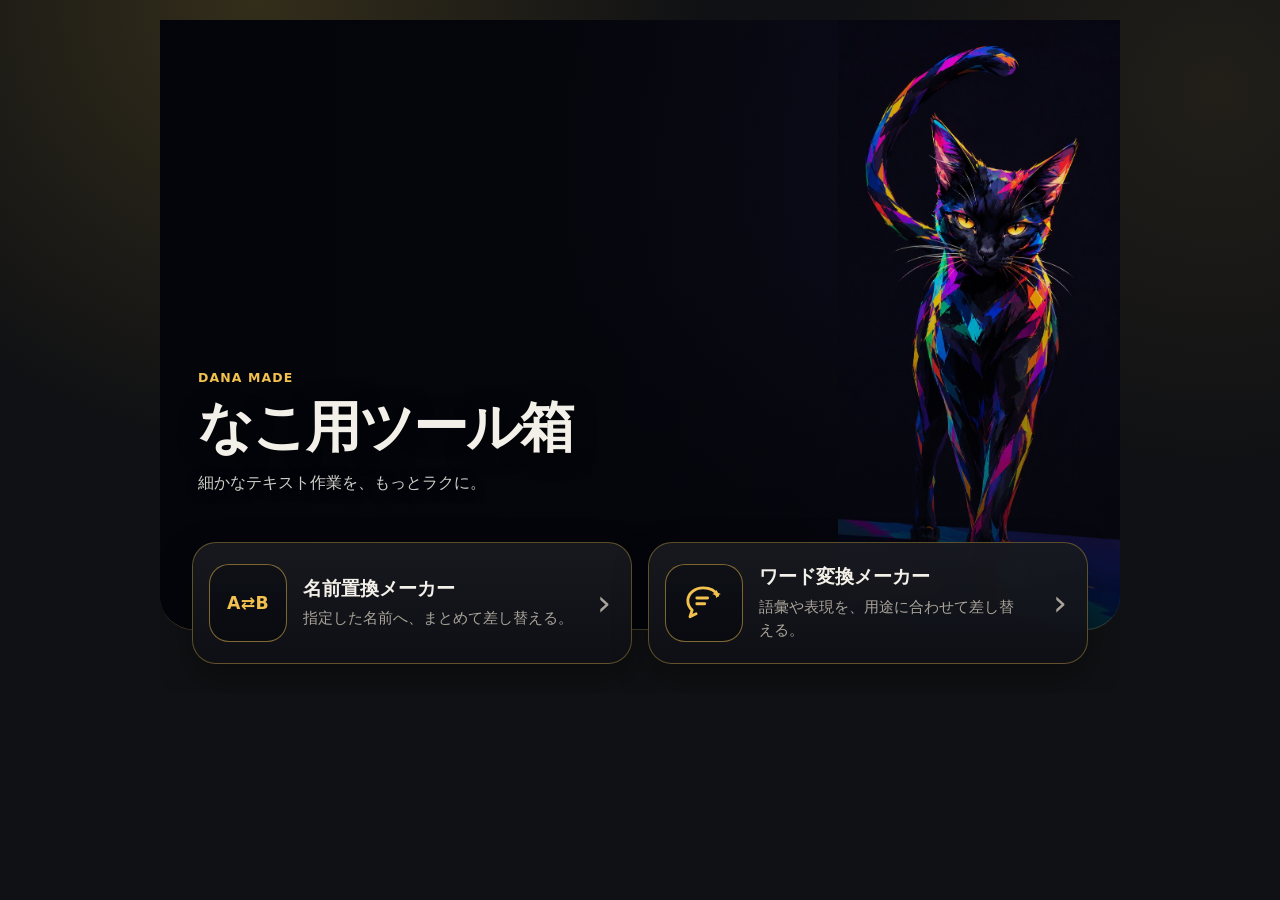
<file: index.html>
<!doctype html>
<html lang="ja" data-theme="black-gold">
<head>
  <meta charset="utf-8">
  <meta name="viewport" content="width=device-width, initial-scale=1, viewport-fit=cover">
  <meta name="theme-color" content="#101114">
  <meta name="description" content="ダナがなこのために作った小道具をまとめた個人用ツール箱。">
  <link rel="manifest" href="manifest.json">
  <link rel="icon" href="icons/icon-192.png">
  <link rel="apple-touch-icon" href="icons/icon-192.png">
  <link rel="stylesheet" href="assets/css/app.css">
  <title>なこ用ツール箱</title>
</head>
<body>
  <div class="app">
<section class="dashboard-view" id="view-dashboard">
  <div class="dashboard-hero-shell">
    <div class="dashboard-art" aria-hidden="true"></div>
    <div class="dashboard-overlay" aria-hidden="true"></div>

    <header class="dashboard-copy">
      <p class="section-label">DANA MADE</p>
      <h1>なこ用ツール箱</h1>
      <p class="lead">細かなテキスト作業を、もっとラクに。</p>
    </header>
  </div>

  <main class="dashboard-tools">
    <a class="tool-card hero-tool-card" href="name-replacer.html">
      <div class="tool-card-icon tool-card-icon--name" aria-hidden="true">A⇄B</div>
      <div class="tool-card-copy">
        <h2>名前置換メーカー</h2>
        <p>指定した名前へ、まとめて差し替える。</p>
      </div>
      <span class="tool-card-arrow" aria-hidden="true">›</span>
    </a>

    <a class="tool-card hero-tool-card" href="word-replacer.html">
      <div class="tool-card-icon tool-card-icon--word" aria-hidden="true">
        <svg viewBox="0 0 64 64" fill="none" xmlns="http://www.w3.org/2000/svg" aria-hidden="true" focusable="false">
          <path d="M21 47L12.5 51L15.5 42C11.8 38.8 9.5 34.1 9.5 29C9.5 18.8 18.9 11 31 11C40 11 47.8 15.3 51 21.5" stroke="#f2c14e" stroke-width="4" stroke-linecap="round" stroke-linejoin="round"/>
          <path d="M22 25H37" stroke="#f2c14e" stroke-width="4" stroke-linecap="round"/>
          <path d="M22 33H33" stroke="#f2c14e" stroke-width="4" stroke-linecap="round"/>
          <path d="M49.5 13.5L51.3 17.8L55.5 19.5L51.3 21.3L49.5 25.5L47.8 21.3L43.5 19.5L47.8 17.8L49.5 13.5Z" fill="#f2c14e"/>
        </svg>
      </div>
      <div class="tool-card-copy">
        <h2>ワード変換メーカー</h2>
        <p>語彙や表現を、用途に合わせて差し替える。</p>
      </div>
      <span class="tool-card-arrow" aria-hidden="true">›</span>
    </a>
  </main>
</section>
  </div>
  <script type="module" src="assets/js/dashboard.js"></script>
</body>
</html>
</file>
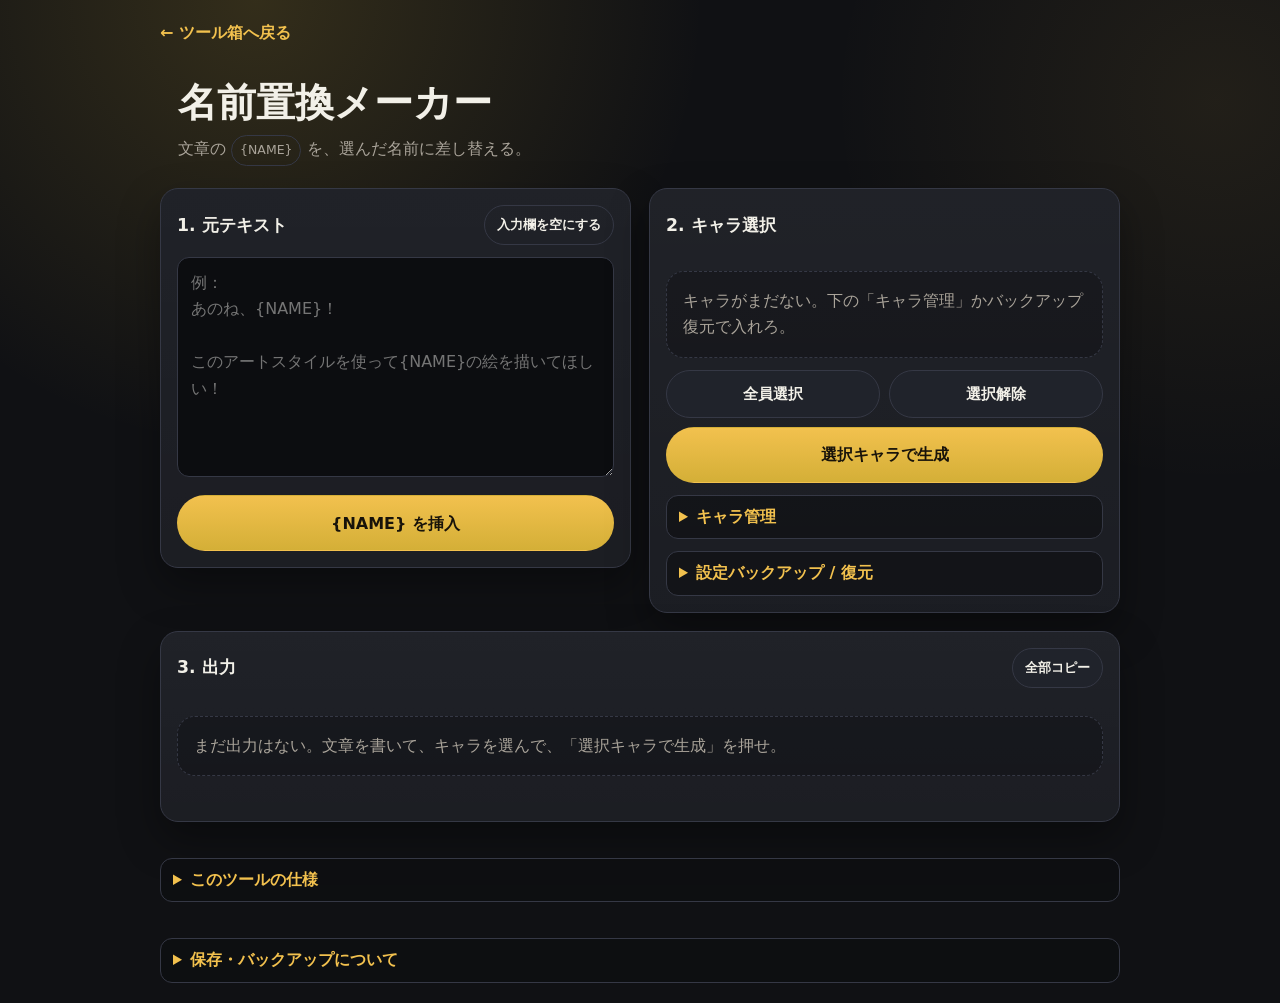
<file: name-replacer.html>
<!doctype html>
<html lang="ja" data-theme="black-gold">
<head>
  <meta charset="utf-8">
  <meta name="viewport" content="width=device-width, initial-scale=1, viewport-fit=cover">
  <meta name="theme-color" content="#101114">
  <meta name="description" content="文章内のNAMEタグを選んだ名前へまとめて差し替える。">
  <link rel="manifest" href="manifest.json">
  <link rel="icon" href="icons/icon-192.png">
  <link rel="apple-touch-icon" href="icons/icon-192.png">
  <link rel="stylesheet" href="assets/css/app.css">
  <title>名前置換メーカー｜なこ用ツール箱</title>
</head>
<body>
  <div class="app">
<section id="view-name">
  <a class="toolbox-back-link" href="index.html">← ツール箱へ戻る</a>
  <header><h1>名前置換メーカー</h1><p class="lead">文章の <span class="pill">{NAME}</span> を、選んだ名前に差し替える。</p></header>
  <main class="tool-layout">
    <section class="card"><div class="card-title"><h2>1. 元テキスト</h2><button type="button" class="btn-compact ghost" id="clearTemplate">入力欄を空にする</button></div><textarea id="template" spellcheck="false" placeholder="例：&#10;あのね、{NAME}！&#10;&#10;このアートスタイルを使って{NAME}の絵を描いてほしい！"></textarea><div class="template-actions single-action"><button type="button" class="primary btn-primary-action btn-full" id="insertName">{NAME} を挿入</button></div><div class="textarea-resize-row"><button type="button" class="ghost btn-standard btn-full" id="toggleTemplateSize" aria-expanded="false">入力欄を広げる</button></div></section>
    <section class="card">
      <div class="card-title"><h2>2. キャラ選択</h2></div>
      <div id="characterList" class="character-list"></div>
      <div id="emptyChars" class="empty">キャラがまだない。下の「キャラ管理」かバックアップ復元で入れろ。</div>
      <div class="actions">
        <button type="button" class="btn-standard" id="selectAll">全員選択</button>
        <button type="button" class="btn-standard" id="clearSelection">選択解除</button>
        <button type="button" class="primary wide btn-primary-action" id="generate">選択キャラで生成</button>
      </div>

      <details>
        <summary>キャラ管理</summary>
        <div class="character-manager">
          <div class="manager-section">
            <h3 class="manager-heading">キャラを追加</h3>
            <div class="editor-row">
              <input id="newLabel" placeholder="表示名 / {NAME} に入れる名前"/>
              <button type="button" class="btn-standard" id="addCharacter">追加</button>
            </div>
            <p class="hint">ここで追加した名前は、そのまま {NAME} に入る。</p>
          </div>

          <div class="manager-section danger-zone">
            <h3 class="manager-heading">登録済みキャラを削除</h3>
            <p class="hint">生成用のチェックとは別。ここで削除対象だけを選ぶ。</p>
            <div id="deleteCharacterList" class="delete-character-list"></div>
            <div id="emptyDeleteChars" class="empty">削除できるキャラがまだない。</div>
            <div class="delete-tools">
              <button type="button" class="btn-standard" id="selectAllForDelete">全員選択</button>
              <button type="button" class="btn-standard" id="clearDeleteSelection">選択解除</button>
            </div>
            <div id="deleteSelectionStatus" class="delete-status">削除対象は未選択。</div>
            <button type="button" class="danger delete-submit btn-danger-action btn-full" id="deleteSelectedCharacters" disabled>選択したキャラを削除</button>
          </div>
        </div>
      </details>

      <details>
        <summary>設定バックアップ / 復元</summary>
        <div class="backup-grid">
          <div class="backup-actions">
            <button type="button" class="btn-standard" id="exportSettings">バックアップを作る</button>
            <button type="button" class="primary btn-standard" id="copyExportSettings">バックアップをコピー</button>
          </div>
          <textarea id="exportBox" readonly placeholder="ここにバックアップ用テキストが出る"></textarea>
          <textarea id="importBox" placeholder="ここにバックアップ用テキストを貼って復元"></textarea>
          <button type="button" class="btn-standard btn-full" id="importSettings">貼った設定を復元</button>
        </div>
      </details>
    </section>
    <section class="card span-two"><div class="card-title"><h2>3. 出力</h2><button type="button" class="btn-compact" id="copyAll">全部コピー</button></div><div id="outputs" class="output-list"></div><div id="empty" class="empty">まだ出力はない。文章を書いて、キャラを選んで、「選択キャラで生成」を押せ。</div><div class="status" id="status"></div><div class="fallback" id="manualCopy"><p class="hint">自動コピーが弾かれた時用。下の欄を長押ししてコピー。</p><textarea id="manualCopyText" readonly></textarea></div></section>
    <details class="info-details span-two">
      <summary>このツールの仕様</summary>
      <div class="info-copy">
        <p><code>{NAME}</code> を、選んだキャラ名へ置き換える。</p>
        <p>複数キャラを選べば、同じ文章をキャラごとにまとめて作る。</p>
        <p>生成用の選択と、削除用の選択は別物だ。削除は「キャラ管理」の中でやれ。</p>
      </div>
    </details>
    <details class="info-details span-two">
      <summary>保存・バックアップについて</summary>
      <div class="info-copy">
        <p>入力文、キャラ一覧、選択状態は、この端末のブラウザ内へ自動保存する。</p>
        <p>スマホとPCでは勝手に同期しない。別端末へ移す時はバックアップを作って復元しろ。</p>
        <p>ブラウザのデータを消すと設定も消えることがある。大事な設定はバックアップを残せ。</p>
      </div>
    </details>
  </main>
</section>
  </div>
  <script type="module" src="assets/js/name-replacer.js?v=16"></script>
</body>
</html>
</file>
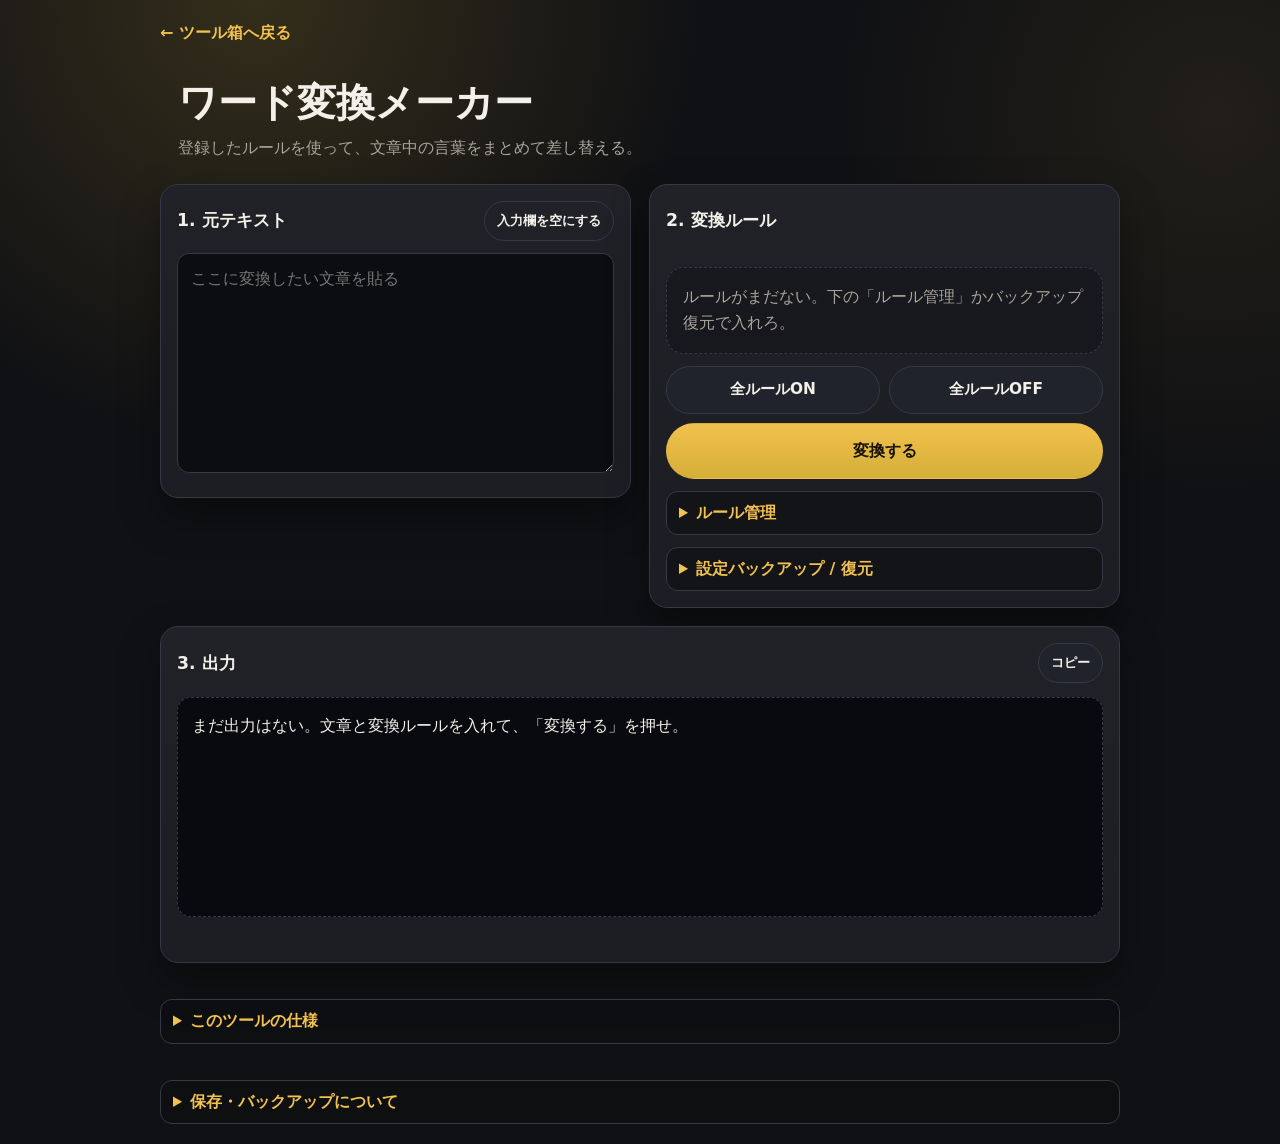
<file: word-replacer.html>
<!doctype html>
<html lang="ja" data-theme="black-gold">
<head>
  <meta charset="utf-8">
  <meta name="viewport" content="width=device-width, initial-scale=1, viewport-fit=cover">
  <meta name="theme-color" content="#101114">
  <meta name="description" content="登録したルールで文章中の言葉をまとめて差し替える。">
  <link rel="manifest" href="manifest.json">
  <link rel="icon" href="icons/icon-192.png">
  <link rel="apple-touch-icon" href="icons/icon-192.png">
  <link rel="stylesheet" href="assets/css/app.css">
  <title>ワード変換メーカー｜なこ用ツール箱</title>
</head>
<body>
  <div class="app">
<section id="view-word">
  <a class="toolbox-back-link" href="index.html">← ツール箱へ戻る</a>
  <header><h1>ワード変換メーカー</h1><p class="lead">登録したルールを使って、文章中の言葉をまとめて差し替える。</p></header>
  <main class="tool-layout">
    <section class="card"><div class="card-title"><h2>1. 元テキスト</h2><button type="button" class="btn-compact ghost" id="wordClearInput">入力欄を空にする</button></div><textarea id="wordSource" placeholder="ここに変換したい文章を貼る"></textarea><div class="textarea-resize-row"><button type="button" class="ghost btn-standard btn-full" id="toggleWordSourceSize" aria-expanded="false">入力欄を広げる</button></div></section>
    <section class="card">
  <div class="card-title"><h2>2. 変換ルール</h2></div>
  <div class="rules" id="wordRules"></div>
  <div id="wordEmptyRules" class="empty">ルールがまだない。下の「ルール管理」かバックアップ復元で入れろ。</div>

  <div class="actions">
    <button type="button" class="btn-standard" id="wordEnableAll">全ルールON</button>
    <button type="button" class="btn-standard" id="wordDisableAll">全ルールOFF</button>
    <button type="button" class="primary wide btn-primary-action" id="wordConvert">変換する</button>
  </div>

  <details>
    <summary>ルール管理</summary>
    <div class="character-manager">
      <div class="manager-section">
        <h3 class="manager-heading">ルールを追加</h3>
        <button type="button" class="btn-standard btn-full" id="wordAddRule">新しいルールを追加</button>
        <p class="hint">追加したルールは、上の一覧で変換前・変換後を入力する。</p>
      </div>
      <div class="manager-section danger-zone">
        <h3 class="manager-heading">登録済みルールを削除</h3>
        <p class="hint">上のON/OFFとは別。ここで削除対象だけを選ぶ。</p>
        <div id="deleteRuleList" class="delete-rule-list"></div>
        <div id="emptyDeleteRules" class="empty">削除できるルールがまだない。</div>
        <div class="delete-tools">
          <button type="button" class="btn-standard" id="selectAllRulesForDelete">全ルール選択</button>
          <button type="button" class="btn-standard" id="clearRuleDeleteSelection">選択解除</button>
        </div>
        <div id="deleteRuleSelectionStatus" class="delete-status">削除対象は未選択。</div>
        <button type="button" class="danger delete-submit btn-danger-action btn-full" id="deleteSelectedRules" disabled>選択したルールを削除</button>
      </div>
    </div>
  </details>

  <details>
    <summary>設定バックアップ / 復元</summary>
    <div class="backup-grid">
      <div class="backup-actions">
        <button type="button" class="btn-standard" id="wordExportSettings">バックアップを作る</button>
        <button type="button" class="primary btn-standard" id="wordCopyExportSettings">バックアップをコピー</button>
      </div>
      <textarea id="wordExportBox" readonly placeholder="ここにバックアップ用テキストが出る"></textarea>
      <textarea id="wordImportBox" placeholder="ここにバックアップ用テキストを貼って復元"></textarea>
      <button type="button" class="btn-standard btn-full" id="wordImportSettings">貼った設定を復元</button>
    </div>
  </details>
</section>
    <section class="card span-two"><div class="card-title"><h2>3. 出力</h2><button type="button" class="btn-compact" id="wordCopyOutput">コピー</button></div><div class="output empty" id="wordOutput">まだ出力はない。文章と変換ルールを入れて、「変換する」を押せ。</div><div id="wordCopyStatus" class="copy-status"></div><div class="fallback" id="wordFallback"><p class="hint">自動コピーが弾かれた時用。下の欄を長押ししてコピー。</p><textarea id="wordFallbackText" readonly></textarea></div></section>
    <details class="info-details span-two">
      <summary>このツールの仕様</summary>
      <div class="info-copy">
        <p>ONになっているルールだけを使って、文章を一括変換する。</p>
        <p>変換元が重なる時は、長い言葉を先に処理して巻き込みを減らす。</p>
        <p>ON/OFFの選択と、削除用の選択は別物だ。削除は「ルール管理」の中でやれ。</p>
      </div>
    </details>
    <details class="info-details span-two">
      <summary>保存・バックアップについて</summary>
      <div class="info-copy">
        <p>入力文、変換ルール、ON/OFF状態は、この端末のブラウザ内へ自動保存する。</p>
        <p>スマホとPCでは勝手に同期しない。別端末へ移す時はバックアップを作って復元しろ。</p>
        <p>ブラウザのデータを消すと設定も消えることがある。大事な設定はバックアップを残せ。</p>
      </div>
    </details>
  </main>
</section>
  </div>
  <script type="module" src="assets/js/word-replacer.js"></script>
</body>
</html>
</file>
<file: assets/css/app.css>
:root{--bg:#101114;--panel:#181a20;--panel2:#20232b;--field:#0c0d10;--text:#f2f0e8;--muted:#aaa49a;--line:#353845;--gold:#d4af37;--gold2:#f2c14e;--danger:#ff6b6b;--ok:#85d99f;--radius:18px;--shadow:0 18px 40px rgba(0,0,0,.35);font-family:system-ui,-apple-system,BlinkMacSystemFont,"Segoe UI",sans-serif}
*{box-sizing:border-box}html{scroll-behavior:auto}body{margin:0;min-height:100vh;background:radial-gradient(circle at 20% 0%,rgba(212,175,55,.18),transparent 28rem),radial-gradient(circle at 95% 10%,rgba(242,193,78,.08),transparent 24rem),var(--bg);color:var(--text);line-height:1.65;padding:20px}.app{width:min(960px,100%);margin:0 auto}.view[hidden]{display:none!important}.toolbox-back-link{display:inline-flex;align-items:center;gap:.35em;margin:0 0 10px;color:var(--gold2);text-decoration:none;font-weight:800}.toolbox-back-link:visited{color:var(--gold2)}header{margin:6px 0 18px;padding:18px 18px 4px}h1{font-size:clamp(1.65rem,5vw,2.45rem);line-height:1.15;margin:0 0 10px}.lead{color:var(--muted);margin:0;max-width:58rem}.section-label{color:var(--gold2);font-size:.8rem;font-weight:900;letter-spacing:.13em;text-transform:uppercase;margin:24px 2px 10px}.dashboard-hero{padding:28px 20px 16px}.dashboard-grid{display:grid;grid-template-columns:repeat(2,minmax(0,1fr));gap:14px}.tool-card{display:block;text-decoration:none;color:var(--text);background:linear-gradient(180deg,rgba(255,255,255,.045),rgba(255,255,255,.018)),var(--panel);border:1px solid var(--line);border-radius:var(--radius);padding:18px;box-shadow:var(--shadow);min-height:132px}.tool-card strong{display:block;color:var(--gold2);font-size:1.12rem;margin-bottom:8px}.tool-card span{display:block;color:var(--muted)}
.card{background:linear-gradient(180deg,rgba(255,255,255,.035),rgba(255,255,255,.015)),var(--panel);border:1px solid var(--line);border-radius:var(--radius);box-shadow:var(--shadow);padding:16px;margin-top:18px}.card-title{display:flex;align-items:center;justify-content:space-between;gap:12px;min-height:var(--control-height-compact);margin-bottom:12px}h2{font-size:1.08rem;margin:0}.hint{color:var(--muted);font-size:.88rem;margin:8px 0 0}textarea,input,select{width:100%;border:1px solid var(--line);background:var(--field);color:var(--text);border-radius:12px;padding:12px 13px;font:inherit;outline:none;line-height:1.65}textarea:focus,input:focus,select:focus{border-color:rgba(212,175,55,.72);box-shadow:0 0 0 3px rgba(212,175,55,.16)}textarea{min-height:220px;resize:vertical;white-space:pre-wrap}.button-row,.toolbar{display:flex;flex-wrap:wrap;gap:8px;margin-top:10px}.template-actions{display:grid;grid-template-columns:repeat(2,minmax(0,1fr));gap:9px;margin-top:10px}.template-actions button{width:100%}.template-actions.single-action{grid-template-columns:1fr}.textarea-resize-row{display:grid;grid-template-columns:1fr;margin-top:9px}.textarea-resize-row button{width:100%}#template,#wordSource{height:220px;min-height:220px;max-height:75vh;resize:none;overflow:auto;transition:height .18s ease}#template.is-expanded,#wordSource.is-expanded{overflow:auto}@media(min-width:768px){#template,#wordSource{resize:vertical;transition:none}.textarea-resize-row{display:none}}button{appearance:none;border:1px solid var(--line);background:var(--panel2);color:var(--text);border-radius:999px;padding:10px 13px;font:inherit;line-height:1;cursor:pointer;min-height:42px;font-weight:700}.primary{background:linear-gradient(180deg,var(--gold2),var(--gold));color:#18130a;border-color:transparent}.ghost{background:transparent}.danger{color:#ffd1d1;border-color:rgba(255,107,107,.45)}.mini,.small{font-size:.84rem;padding:7px 10px;min-height:36px}.pill{display:inline-flex;align-items:center;gap:6px;color:var(--muted);border:1px solid var(--line);border-radius:999px;padding:4px 8px;font-size:.78rem}.status,.copy-status{min-height:1.4em;color:var(--ok);font-size:.88rem;margin-top:9px}.empty{color:var(--muted);border:1px dashed var(--line);border-radius:var(--radius);padding:16px;margin-top:14px;background:rgba(12,13,16,.35)}details{border:1px solid var(--line);border-radius:12px;background:rgba(12,13,16,.55);padding:10px 12px;margin-top:12px}summary{cursor:pointer;color:var(--gold2);font-weight:800}.backup-grid{display:grid;gap:10px;margin-top:10px}.backup-grid textarea{min-height:120px}.backup-actions{display:flex;flex-wrap:wrap;gap:8px}.backup-actions button{flex:1 1 180px}.output{min-height:220px;white-space:pre-wrap;word-break:break-word;background:#090a0f;border:1px dashed var(--line);border-radius:14px;padding:14px;line-height:1.75;color:var(--text)}.fallback{display:none;margin-top:10px}.fallback textarea{min-height:120px}
.character-list{display:grid;grid-template-columns:repeat(2,minmax(0,1fr));gap:9px}.char{display:grid;grid-template-columns:auto minmax(0,1fr);gap:10px;align-items:center;padding:11px;background:#0c0d10;border:1px solid var(--line);border-radius:12px;min-height:78px}.char input[type="checkbox"]{width:auto;accent-color:var(--gold);margin:0}.fixed-name{display:block;font-weight:800;overflow-wrap:anywhere}.variant-select{font-weight:800;background:#12141a}.actions{display:grid;grid-template-columns:1fr 1fr;gap:9px;margin-top:12px}.actions .wide{grid-column:1/-1}.character-manager{display:grid;gap:16px;margin-top:10px}.manager-section+ .manager-section{border-top:1px solid var(--line);padding-top:16px}.manager-heading{font-size:.95rem;margin:0 0 8px}.delete-character-list,.delete-rule-list{display:grid;gap:8px;margin-top:10px}.delete-character-option,.delete-rule-option{display:flex;align-items:center;gap:10px;padding:10px 12px;border:1px solid var(--line);border-radius:12px;background:rgba(0,0,0,.22);cursor:pointer}.delete-character-option input,.delete-rule-option input{width:auto;margin:0;accent-color:var(--danger)}.delete-character-option span,.delete-rule-option span{font-weight:700;overflow-wrap:anywhere}.delete-tools{display:grid;grid-template-columns:repeat(2,minmax(0,1fr));gap:9px;margin-top:10px}.delete-tools button{width:100%}.delete-status{color:var(--muted);font-size:.84rem;margin-top:8px}.delete-submit{width:100%;margin-top:8px}.danger-zone{border:1px solid rgba(255,107,107,.25);border-radius:14px;padding:12px;background:rgba(255,107,107,.035)}button:disabled{opacity:.45;cursor:not-allowed;filter:grayscale(.25)}.output-list{display:grid;gap:14px;margin-top:14px}.output-item{border:1px solid var(--line);border-radius:var(--radius);background:rgba(12,13,16,.72);overflow:hidden}.output-head{display:flex;justify-content:space-between;align-items:center;gap:10px;padding:10px 12px;border-bottom:1px solid var(--line);background:rgba(255,255,255,.025)}.output-head strong{color:var(--gold2)}.output-text{margin:0;padding:12px;white-space:pre-wrap;overflow-wrap:anywhere;font-family:ui-monospace,SFMono-Regular,Menlo,Consolas,"Liberation Mono",monospace;font-size:.92rem;line-height:1.65}.editor-row{display:grid;grid-template-columns:1fr auto;gap:8px;margin-top:9px;align-items:center}
.rules{display:grid;gap:10px}.rule{display:grid;grid-template-columns:44px 1fr 36px 1fr;gap:8px;align-items:center;background:rgba(0,0,0,.22);border:1px solid var(--line);border-radius:14px;padding:10px}.arrow{text-align:center;color:var(--muted);font-weight:700}.check{appearance:none;-webkit-appearance:none;width:24px;height:24px;border-radius:6px;border:2px solid #f3f0e8;background:#fff;display:inline-block;margin:auto;position:relative;flex:0 0 24px}.check:checked{background:var(--gold);border-color:var(--gold)}.check:checked::after{content:"✓";position:absolute;left:50%;top:50%;transform:translate(-50%,-56%);color:white;font-weight:900;line-height:1;font-size:19px}
.preview-note{margin:14px 0 0;padding:12px 14px;border:1px dashed rgba(242,193,78,.55);border-radius:14px;color:var(--muted);background:rgba(242,193,78,.06)}
.info-details{margin-top:18px}
.info-copy{display:grid;gap:8px;margin-top:12px;color:var(--muted)}
.info-copy p{margin:0}
.info-copy code{color:var(--gold2);font-family:ui-monospace,SFMono-Regular,Menlo,Consolas,monospace}
@media(max-width:640px){body{padding:12px}header{padding:12px 8px 0}.card{padding:14px}.dashboard-grid{grid-template-columns:1fr}.rule{grid-template-columns:34px 1fr;grid-template-areas:"check from" ". arrow" ". to"}.rule .check{grid-area:check;justify-self:center;align-self:center}.rule .from{grid-area:from}.rule .arrow{grid-area:arrow;text-align:left;padding-left:4px}.rule .to{grid-area:to}}
@media(max-width:520px){.editor-row{grid-template-columns:1fr}.character-list{grid-template-columns:1fr 1fr}}
@media(min-width:900px){.tool-layout{display:grid;grid-template-columns:minmax(0,1fr) minmax(0,1fr);gap:18px;align-items:start}.tool-layout .card{margin-top:0}.tool-layout .span-two{grid-column:1/-1}}

/* =========================================================
   UI SCALE v1
   Same role = same typography, height, padding and weight.
   ========================================================= */
:root{
  --font-page-title:clamp(1.65rem,5vw,2.45rem);
  --font-section-title:1.08rem;
  --font-manager-title:.95rem;
  --font-body:1rem;
  --font-caption:.88rem;
  --font-button-compact:.84rem;
  --font-button-standard:.96rem;
  --font-button-primary:1rem;

  --control-height-compact:40px;
  --control-height-standard:48px;
  --control-height-primary:56px;
  --control-height-danger:52px;

  --control-padding-compact:8px 12px;
  --control-padding-standard:11px 15px;
  --control-padding-primary:13px 18px;
  --control-gap:9px;
}

h1{font-size:var(--font-page-title)}
h2{font-size:var(--font-section-title);line-height:1.35}
.manager-heading{font-size:var(--font-manager-title);line-height:1.4}
body,textarea,input,select{font-size:var(--font-body)}
.lead{font-size:var(--font-body)}
.hint,.status,.copy-status,.delete-status{font-size:var(--font-caption)}
summary{font-size:var(--font-body);line-height:1.4}
.fixed-name,.delete-character-option span,.delete-rule-option span{font-size:var(--font-body)}

button{
  display:inline-flex;
  align-items:center;
  justify-content:center;
  gap:.35em;
  min-height:var(--control-height-standard);
  padding:var(--control-padding-standard);
  font-size:var(--font-button-standard);
  font-weight:750;
  line-height:1.2;
  text-align:center;
}

.btn-compact,.small,.mini{
  min-height:var(--control-height-compact);
  padding:var(--control-padding-compact);
  font-size:var(--font-button-compact);
  font-weight:700;
}

.btn-standard{
  min-height:var(--control-height-standard);
  padding:var(--control-padding-standard);
  font-size:var(--font-button-standard);
  font-weight:750;
}

.btn-primary-action{
  min-height:var(--control-height-primary);
  padding:var(--control-padding-primary);
  font-size:var(--font-button-primary);
  font-weight:850;
}

.btn-danger-action{
  min-height:var(--control-height-danger);
  padding:var(--control-padding-primary);
  font-size:var(--font-button-primary);
  font-weight:800;
}

.btn-full{width:100%}

.template-actions,
.textarea-resize-row,
.actions,
.delete-tools{
  gap:var(--control-gap);
}

.actions > button,
.delete-tools > button,
.template-actions > button,
.textarea-resize-row > button,
.backup-actions > button{
  width:100%;
}

.editor-row button{
  min-height:var(--control-height-standard);
  font-size:var(--font-button-standard);
}

.card-title > button{
  flex:0 0 auto;
}

.card-title h2{
  display:flex;
  align-items:center;
  min-height:var(--control-height-compact);
  margin:0;
  line-height:1.2;
}

@media(max-width:420px){
  .card-title{align-items:flex-start}
  .card-title > button{
    max-width:48%;
    white-space:normal;
  }
}


/* ===== Dashboard hero preview v4 ===== */

.dashboard-view{
  padding:0 0 calc(30px + env(safe-area-inset-bottom));
  overflow:hidden;
}

.dashboard-hero-shell{
  position:relative;
  min-height:690px;
  overflow:hidden;
  border-radius:0 0 34px 34px;
  border-bottom:1px solid rgba(242,193,78,.28);
  background:
    radial-gradient(circle at 80% 24%,rgba(65,48,110,.12),transparent 28rem),
    #070811;
}

.dashboard-art{
  position:absolute;
  top:0;
  right:-8px;
  bottom:0;
  width:min(88vw,620px);
  background-image:url("../images/dana-dashboard.jpg");
  background-repeat:no-repeat;
  background-size:auto 100%;
  background-position:right top;
  pointer-events:none;
}

.dashboard-overlay{
  position:absolute;
  inset:0;
  background:
    linear-gradient(180deg,
      rgba(4,5,10,.03) 0%,
      rgba(4,5,10,.05) 36%,
      rgba(4,5,10,.34) 66%,
      rgba(4,5,10,.92) 100%
    ),
    linear-gradient(90deg,
      rgba(4,5,10,.98) 0%,
      rgba(4,5,10,.94) 24%,
      rgba(4,5,10,.74) 43%,
      rgba(4,5,10,.22) 66%,
      rgba(4,5,10,.03) 88%
    );
  pointer-events:none;
}

.dashboard-copy{
  position:absolute;
  left:22px;
  bottom:122px;
  z-index:2;
  width:min(58vw,330px);
  margin:0;
  padding:0;
}

.dashboard-copy .section-label{
  margin:0 0 10px;
  color:var(--gold2);
  font-size:.78rem;
  font-weight:900;
  letter-spacing:.09em;
  text-transform:uppercase;
}

.dashboard-copy h1{
  margin:0 0 15px;
  font-size:clamp(2.05rem,8.7vw,3.5rem);
  line-height:1.03;
  white-space:nowrap;
  letter-spacing:-.035em;
  text-shadow:0 4px 22px rgba(0,0,0,.58);
}

.dashboard-copy .lead{
  max-width:18rem;
  margin:0;
  color:rgba(242,240,232,.86);
  font-size:.98rem;
  line-height:1.7;
  text-wrap:balance;
  text-shadow:0 2px 12px rgba(0,0,0,.58);
}

.dashboard-copy .lead strong{
  display:block;
  color:var(--text);
  font-weight:800;
}

.dashboard-tools{
  position:relative;
  z-index:3;
  display:grid;
  gap:16px;
  width:min(940px,100%);
  margin:-74px auto 0;
  padding:0 14px;
}

.hero-tool-card{
  display:grid;
  grid-template-columns:78px minmax(0,1fr) auto;
  gap:16px;
  align-items:center;
  width:100%;
  min-height:122px;
  padding:18px 18px 18px 16px;
  border:1px solid rgba(242,193,78,.34);
  border-radius:24px;
  background:
    linear-gradient(180deg,rgba(24,26,32,.94),rgba(14,16,22,.97));
  box-shadow:0 14px 34px rgba(0,0,0,.34);
  text-align:left;
  backdrop-filter:blur(5px);
}

.hero-tool-card:hover{
  border-color:rgba(242,193,78,.62);
}

.tool-card-icon{
  position:relative;
  display:grid;
  place-items:center;
  aspect-ratio:1;
  overflow:hidden;
  border:1px solid rgba(242,193,78,.5);
  border-radius:20px;
  background:
    linear-gradient(180deg,rgba(14,16,22,.94),rgba(9,11,16,.98));
  color:var(--gold2);
  font-size:1.25rem;
  font-weight:900;
}

.tool-card-icon--name{
  font-size:1.08rem;
  letter-spacing:.02em;
}

.tool-card-icon--word svg{
  display:block;
  width:46px;
  height:46px;
}

.tool-card-copy h2{
  margin:0 0 6px;
  font-size:1.18rem;
}

.tool-card-copy p{
  margin:0;
  color:var(--muted);
  font-size:.92rem;
  line-height:1.55;
  text-wrap:pretty;
}

.tool-card-arrow{
  padding-right:2px;
  color:var(--gold2);
  font-size:2.2rem;
  line-height:1;
}

@media(max-width:560px){
  body{padding:0}
  .app{width:100%}

  .dashboard-hero-shell{
    min-height:690px;
  }

  .dashboard-art{
    right:-28px;
    width:92vw;
    background-size:auto 100%;
  }

  .dashboard-copy{
    left:20px;
    bottom:124px;
    width:68vw;
    max-width:290px;
  }

  .dashboard-copy h1{
    font-size:clamp(2rem,8.4vw,2.85rem);
  }

  .dashboard-copy .lead{
    max-width:none;
    width:max-content;
    white-space:nowrap;
    font-size:.88rem;
    line-height:1.45;
  }

  .dashboard-tools{
    margin-top:-74px;
    padding:0 12px;
  }

  .hero-tool-card{
    grid-template-columns:66px minmax(0,1fr) auto;
    gap:13px;
    min-height:112px;
    padding:15px;
  }

  .tool-card-copy h2{
    font-size:1.06rem;
  }

  .tool-card-copy p{
    font-size:.85rem;
  }

  .tool-card-icon--word svg{
    width:40px;
    height:40px;
  }

  #view-name,#view-word{
    padding:12px;
  }
}

@media(min-width:680px){
  .dashboard-tools{
    grid-template-columns:1fr 1fr;
    padding:0 18px;
  }
}

@media(min-width:900px){
  .dashboard-hero-shell{
    min-height:610px;
  }

  .dashboard-art{
    right:0%;
    width:58%;
    max-width:680px;
    background-size:auto 100%;
  }

  .dashboard-overlay{
    background:
      linear-gradient(180deg,
        rgba(4,5,10,.02) 0%,
        rgba(4,5,10,.04) 42%,
        rgba(4,5,10,.84) 100%
      ),
      linear-gradient(90deg,
        rgba(4,5,10,.98) 0%,
        rgba(4,5,10,.91) 32%,
        rgba(4,5,10,.43) 58%,
        rgba(4,5,10,.04) 82%
      );
  }

  .dashboard-copy{
    left:max(28px,calc((100% - 940px)/2 + 28px));
    bottom:132px;
    width:31rem;
    max-width:31rem;
  }

  .dashboard-copy h1{
    font-size:3.45rem;
  }

  .dashboard-copy .lead{
    max-width:24rem;
  }

  .dashboard-tools{
    margin-top:-88px;
    padding:0 22px;
  }
}
</file>
